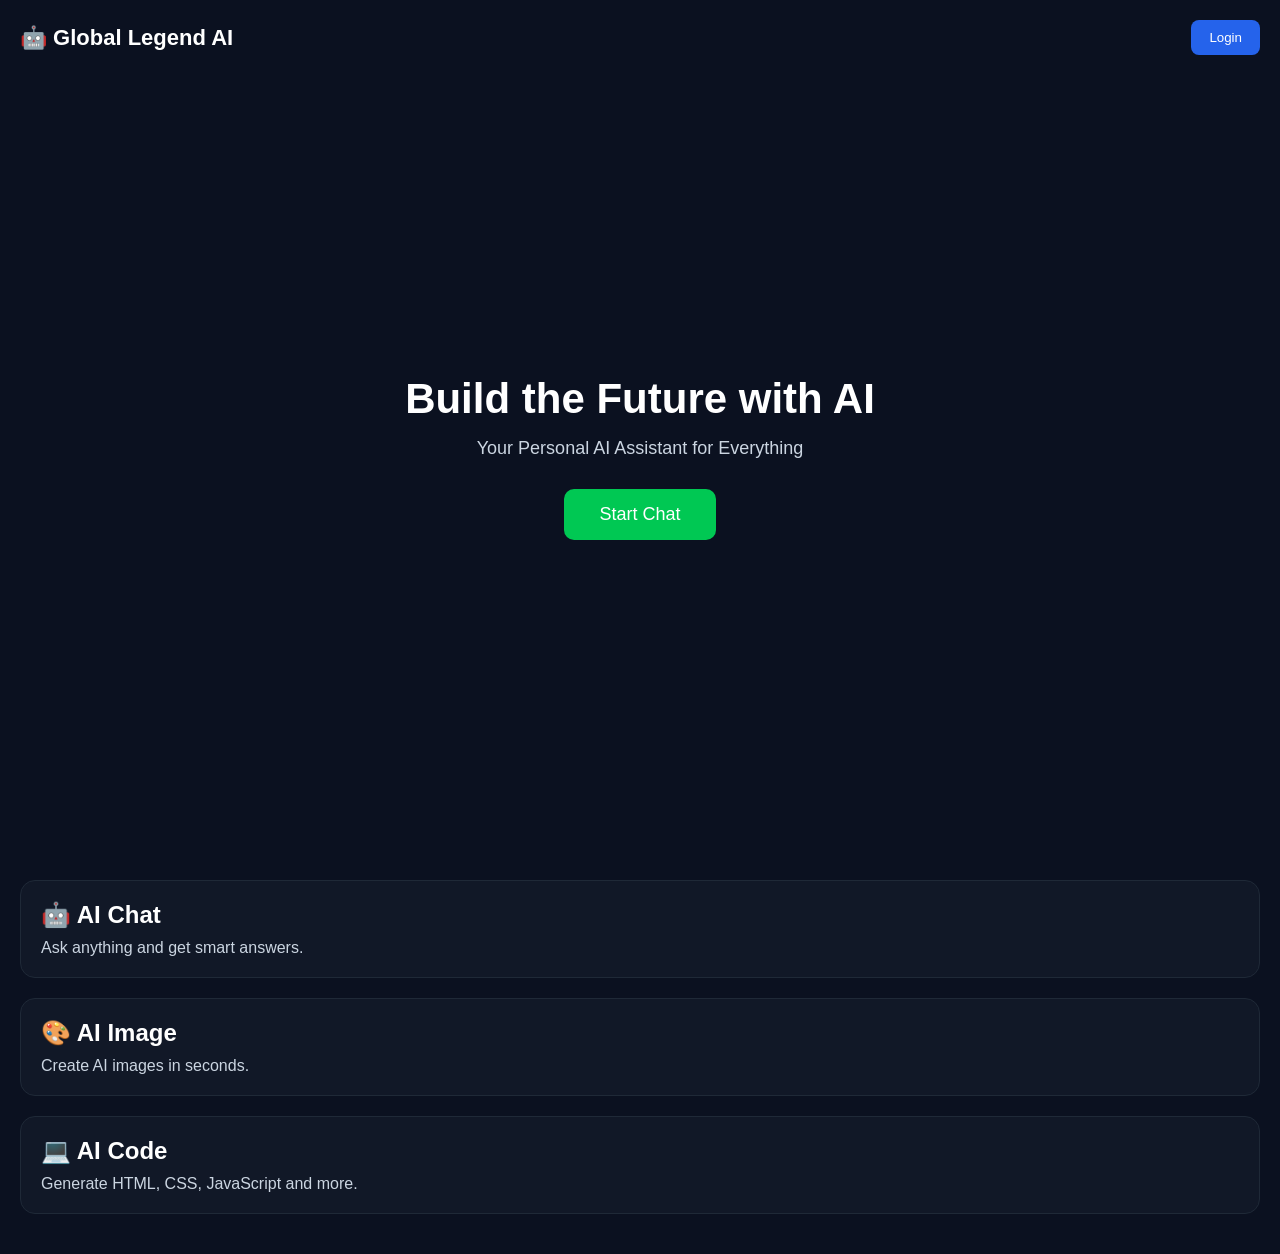
<file: index.html>
<!DOCTYPE html>
<html lang="en">
<head>
  <meta charset="UTF-8">
  <meta name="viewport" content="width=device-width, initial-scale=1.0">
  <title>Global Legend AI</title>

  <link rel="stylesheet" href="style.css">
</head>

<body>

<nav>
  <div class="logo">🤖 Global Legend AI</div>
  <button class="login-btn">Login</button>
</nav>

<section class="hero">
  <h1>Build the Future with AI</h1>
  <p>Your Personal AI Assistant for Everything</p>

  <button id="startBtn">Start Chat</button>
</section>

<section class="features">

  <div class="card">
    <h2>🤖 AI Chat</h2>
    <p>Ask anything and get smart answers.</p>
  </div>

  <div class="card">
    <h2>🎨 AI Image</h2>
    <p>Create AI images in seconds.</p>
  </div>

  <div class="card">
    <h2>💻 AI Code</h2>
    <p>Generate HTML, CSS, JavaScript and more.</p>
  </div>

</section>

<script src="script.js"></script>

</body>
</html>
</file>
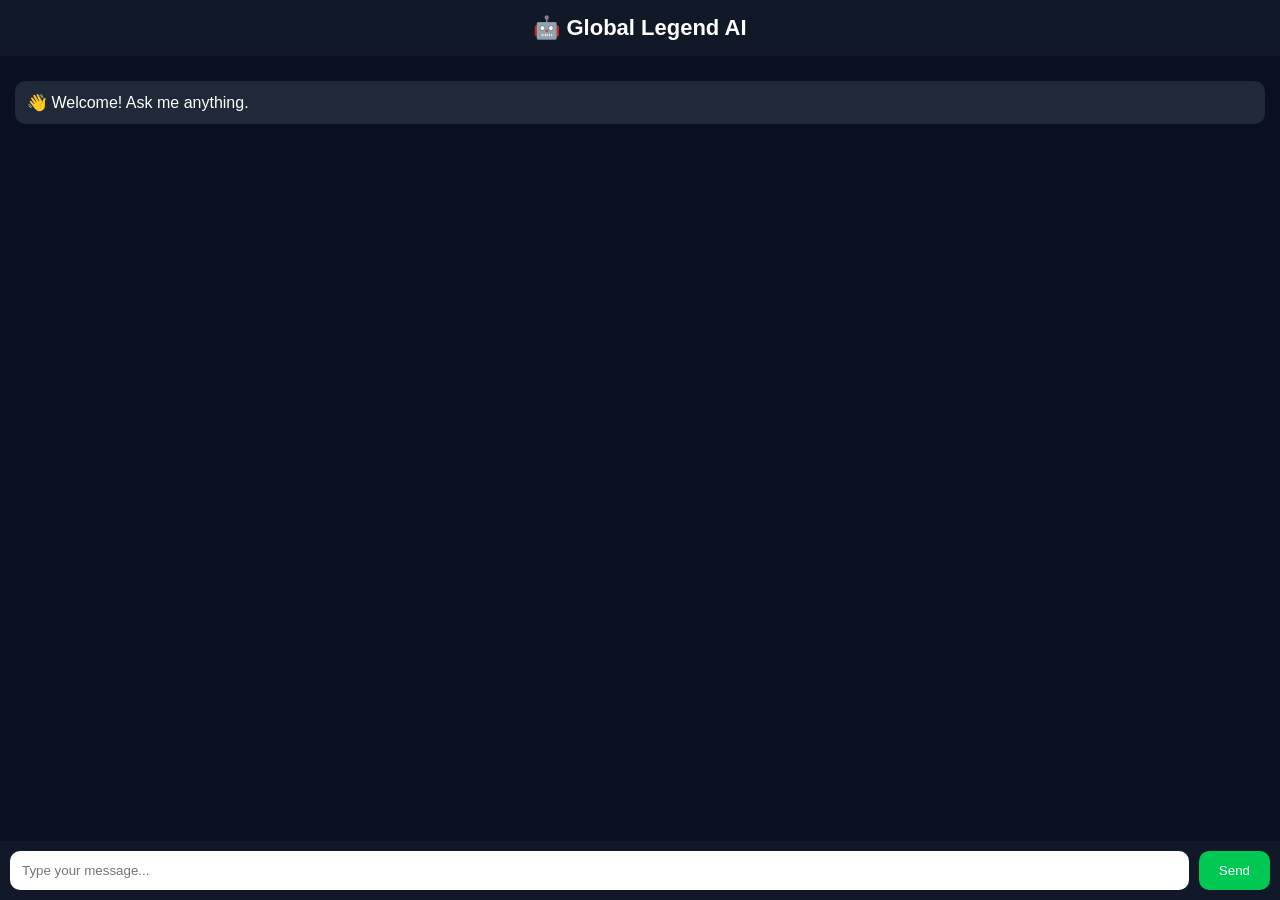
<file: chat.html>
<!DOCTYPE html>
<html lang="en">
<head>
<meta charset="UTF-8">
<meta name="viewport" content="width=device-width, initial-scale=1.0">
<title>Global Legend AI Chat</title>

<style>
*{
margin:0;
padding:0;
box-sizing:border-box;
font-family:Arial,sans-serif;
}

body{
background:#0b1020;
color:white;
display:flex;
flex-direction:column;
height:100vh;
}

header{
background:#111827;
padding:15px;
text-align:center;
font-size:22px;
font-weight:bold;
}

#chatBox{
flex:1;
padding:15px;
overflow-y:auto;
}

.message{
background:#1f2937;
padding:12px;
margin:10px 0;
border-radius:10px;
}

.user{
background:#2563eb;
text-align:right;
}

.ai{
background:#1f2937;
}

.bottom{
display:flex;
padding:10px;
background:#111827;
}

input{
flex:1;
padding:12px;
border:none;
border-radius:10px;
outline:none;
}

button{
margin-left:10px;
padding:12px 20px;
background:#00c853;
color:white;
border:none;
border-radius:10px;
}
</style>

</head>
<body>

<header>
🤖 Global Legend AI
</header>

<div id="chatBox">
<div class="message ai">
👋 Welcome! Ask me anything.
</div>
</div>

<div class="bottom">
<input type="text" id="userInput" placeholder="Type your message...">
<button id="sendBtn">Send</button>
</div>
<script type="module" src="gemini.js"></script>
<script src="script.js"></script>

</body>
</html>
</file>
<file: style.css>
*{
margin:0;
padding:0;
box-sizing:border-box;
font-family:Arial,sans-serif;
}

body{
background:#0b1120;
color:#fff;
}

nav{
display:flex;
justify-content:space-between;
align-items:center;
padding:20px;
}

.logo{
font-size:22px;
font-weight:bold;
}

.login-btn{
background:#2563eb;
color:#fff;
border:none;
padding:10px 18px;
border-radius:8px;
}

.hero{
height:85vh;
display:flex;
flex-direction:column;
justify-content:center;
align-items:center;
text-align:center;
padding:20px;
}

.hero h1{
font-size:42px;
margin-bottom:15px;
}

.hero p{
font-size:18px;
color:#cbd5e1;
margin-bottom:30px;
}

#startBtn{
background:#00c853;
color:#fff;
border:none;
padding:15px 35px;
border-radius:10px;
font-size:18px;
}
.features{
    display:flex;
    flex-direction:column;
    gap:20px;
    padding:40px 20px;
}

.card{
    background:#111827;
    border:1px solid #1f2937;
    border-radius:15px;
    padding:20px;
}

.card h2{
    margin-bottom:10px;
}

.card p{
    color:#cbd5e1;
}
</file>
